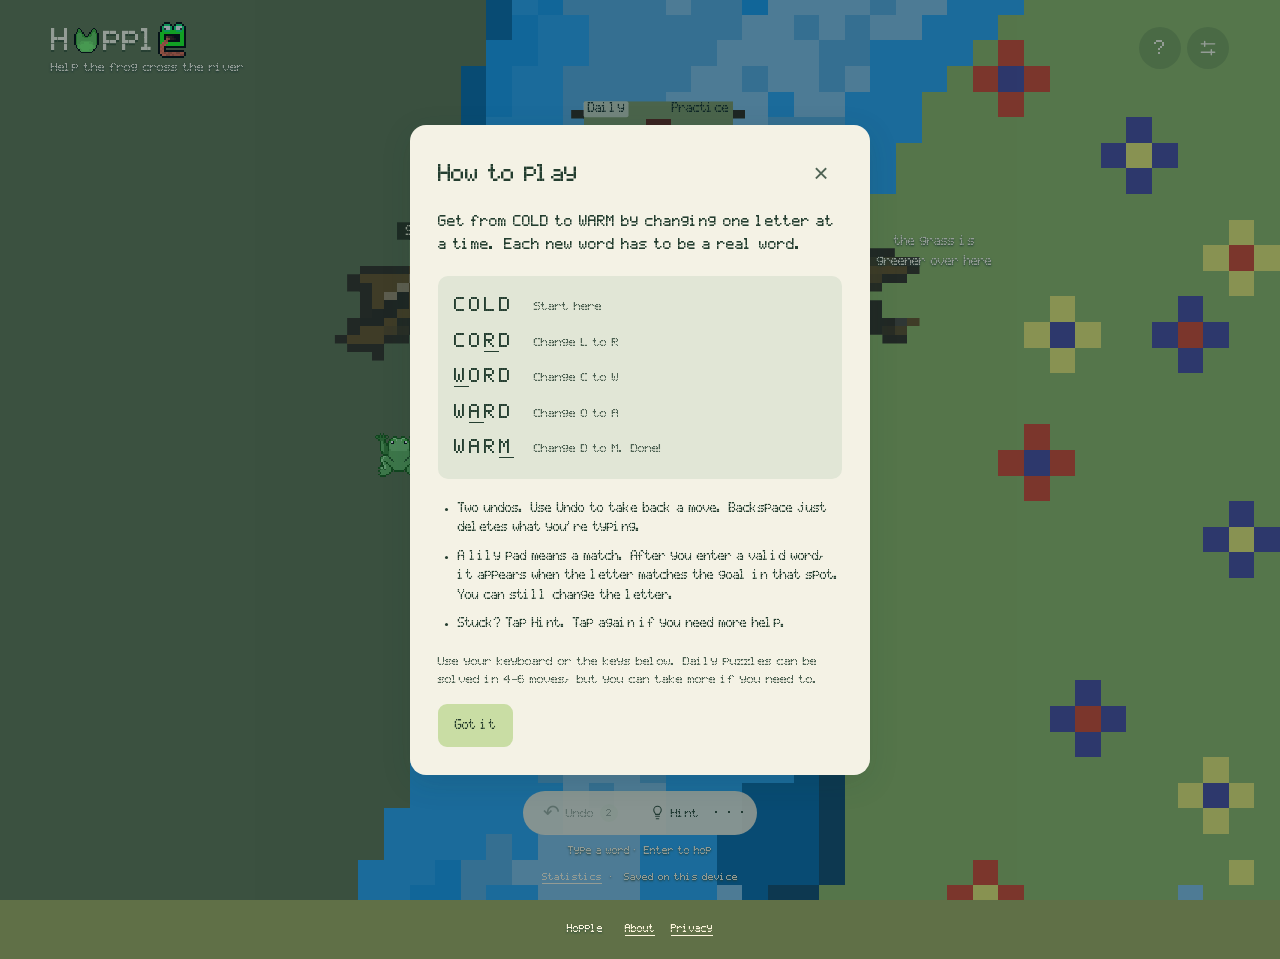
<file: hopple/index.html>
<!doctype html>
<html lang="en" data-theme="light">
<head>
  <meta charset="utf-8">
  <meta name="viewport" content="width=device-width, initial-scale=1, viewport-fit=cover">
  <title>Hopple - The tuff word game</title>
  <meta name="description" content="Connect two four-letter words in a daily word puzzle. Change one letter per move, use real words, and see how few moves you need. You get two undos.">
  <meta name="theme-color" content="#607047">
  <meta property="og:title" content="Hopple — The tuff word game">
  <meta property="og:description" content="Change one letter at a time to get from the start word to the goal. Play today’s puzzle or try Practice.">
  <meta property="og:type" content="website">
  <link rel="icon" href="assets/tab-icon.svg" type="image/svg+xml">
  <link rel="stylesheet" href="styles.css">
  <script src="js/words.js" defer></script>
  <script src="js/solver.js" defer></script>
  <script src="js/river.js" defer></script>
  <script src="js/game.js" defer></script>
  <script src="js/memes.js" defer></script>
  <script src="js/ui.js" defer></script>
  <script async src="https://pagead2.googlesyndication.com/pagead/js/adsbygoogle.js?client=ca-pub-8190389303516623"
     crossorigin="anonymous"></script>
  <meta property="og:image" content="https://hopple.org/assets/logo.png">
  <meta property="og:image:alt" content="Hopple logo">
</head>
<body>
  <a class="skip-link" href="#board-wrapper">Skip to puzzle</a>
  <div class="site-shell">
    <header class="site-header">
      <div class="brand-lockup"><a class="brand" href="./" aria-label="Hopple home"><span class="brand-word" aria-hidden="true">H<span class="brand-pad">o</span>ppl<span class="brand-last">e</span></span></a><p class="brand-tagline">Help the frog cross the river</p></div>
      <nav class="header-actions" aria-label="Help and settings">
        <button id="btn-help" class="icon-btn" aria-label="How to play" title="How to play">?</button>
        <button id="btn-settings" class="icon-btn" aria-label="Settings" title="Settings"><svg viewBox="0 0 24 24" aria-hidden="true"><path d="M4 7h16M4 17h16M8 4v6M16 14v6"/></svg></button>
      </nav>
    </header>
    <div class="page-layout">
      <main id="app-container">
        <div class="puzzle-header">
        <div id="day-notice" class="day-notice" hidden><span>Earlier daily</span><button id="btn-today" class="text-btn">Play today</button></div>
        <section class="goal-card" aria-label="Puzzle goal">
          <div class="goal-art">
        <nav class="mode-tabs" aria-label="Game mode">
          <button id="tab-daily" aria-current="page">Daily</button>
          <button id="tab-practice">Practice</button>
        </nav>

            <div class="word-pill word-start"><span>Start</span><strong id="target-start-word">----</strong></div>
            <div class="word-pill word-goal"><span>End</span><strong id="target-goal-word">----</strong></div>
          </div>
          <div class="goal-bottom-row"><span id="header-mode">Daily puzzle</span><span class="meta-dot" aria-hidden="true">·</span><span id="header-steps">0 moves</span></div>
        </section>
        </div>
        <div id="river-scene" class="river-scene">
          <div id="board-wrapper" tabindex="0" role="region" aria-label="River word path. Type a four-letter word, then press Enter.">
            <div id="ladder-container"></div>
          </div>
          <img id="river-frog" class="river-frog" src="assets/frog.png" width="52" height="52" alt="" aria-hidden="true">
          <button id="btn-replay-crossing" class="replay-crossing" aria-label="Replay the frog crossing" hidden>↻</button>
        </div>
        <div class="controls-dock">
        <section class="action-bar" aria-label="Puzzle actions">
          <button id="btn-undo" class="action-btn" disabled><span aria-hidden="true">↶</span> Undo <span id="undo-count" class="count">2</span></button>
          <button id="btn-hint" class="action-btn"><svg viewBox="0 0 24 24" aria-hidden="true"><path d="M9 18h6m-5 4h4M9 15c0-2-3-3-3-7a6 6 0 0 1 12 0c0 4-3 5-3 7z"/></svg>Hint</button>
          <button id="btn-results" class="action-btn" hidden>Results</button>
          <button id="btn-more" class="icon-btn more-btn" aria-label="More puzzle options" title="More puzzle options">···</button>
        </section>
        <p class="desktop-input-tip">Type a word · Enter to hop</p>
        <div id="keyboard-container" role="group" aria-label="On-screen keyboard"></div>
        <div class="below-game"><button id="btn-stats" class="text-btn">Statistics</button><span aria-hidden="true">·</span><span id="save-status">Saved on this device</span></div>
        </div>
      </main>
      <!-- Reserved inventory; no ad provider or tracking is loaded. Enable with js/ads.js. -->
      <aside id="ad-sidebar" class="ad-slot ad-sidebar" aria-label="Advertisements" hidden><span>Advertisements</span><div class="ad-mount" data-ad-placement="sidebar"></div></aside>
    </div>
    <aside id="ad-bottom" class="ad-slot ad-bottom" aria-label="Advertisements" hidden><span>Advertisements</span><div class="ad-mount" data-ad-placement="bottom"></div></aside>
    <p class="bank-message">the grass is greener over here</p>
    <footer class="site-footer"><span>Hopple</span><nav aria-label="Site information"><button class="text-btn" data-open="modal-about">About</button><button class="text-btn" data-open="modal-privacy">Privacy</button></nav></footer>
  </div>
  <div id="toast-container" role="status" aria-live="polite" aria-atomic="true"></div>
  <p id="move-announcement" class="sr-only" role="status" aria-live="polite"></p>
  <noscript><p class="noscript">Hopple needs JavaScript to play. Enable JavaScript and reload this page.</p></noscript>

  <div id="modal-help" class="modal-overlay"><section class="modal-card" role="dialog" aria-modal="true" aria-labelledby="help-title" tabindex="-1">
    <div class="modal-header"><h2 id="help-title">How to play</h2><button class="modal-close icon-btn" aria-label="Close how to play">×</button></div>
    <p>Get from <strong>COLD</strong> to <strong>WARM</strong> by changing <strong>one letter at a time.</strong> Each new word has to be a real word.</p>
    <div class="example-ladder" aria-label="COLD, CORD, WORD, WARD, WARM. One letter changes each move.">
      <div><code>COLD</code><span>Start here</span></div><div><code>CO<b>R</b>D</code><span>Change L to R</span></div><div><code><b>W</b>ORD</code><span>Change C to W</span></div><div><code>W<b>A</b>RD</code><span>Change O to A</span></div><div><code>WAR<b>M</b></code><span>Change D to M. Done!</span></div>
    </div>
    <ul class="rules"><li><strong>Two undos.</strong> Use Undo to take back a move. Backspace just deletes what you’re typing.</li><li><strong>A lily pad means a match.</strong> After you enter a valid word, it appears when the letter matches the goal in that spot. You can still change the letter.</li><li><strong>Stuck?</strong> Tap Hint. Tap again if you need more help.</li></ul>
    <p class="muted small">Use your keyboard or the keys below. Daily puzzles can be solved in 4–6 moves, but you can take more if you need to.</p>
    <button class="btn-primary modal-close">Got it</button>
  </section></div>

  <div id="modal-settings" class="modal-overlay"><section class="modal-card" role="dialog" aria-modal="true" aria-labelledby="settings-title" tabindex="-1">
    <div class="modal-header"><h2 id="settings-title">Settings</h2><button class="modal-close icon-btn" aria-label="Close settings">×</button></div>
    <label class="setting-row" for="theme-toggle"><span><strong>Dark theme</strong><small>Use a dark background.</small></span><input type="checkbox" id="theme-toggle" role="switch"></label>
    <label class="setting-row" for="sound-toggle"><span><strong>Sound effects</strong><small>Play sounds when you type and finish a puzzle.</small></span><input type="checkbox" id="sound-toggle" role="switch"></label>
    <p class="muted small">Settings and progress are saved in this browser. No account needed.</p>
  </section></div>

  <div id="modal-options" class="modal-overlay"><section class="modal-card" role="dialog" aria-modal="true" aria-labelledby="options-title" tabindex="-1">
    <div class="modal-header"><h2 id="options-title">Puzzle options</h2><button class="modal-close icon-btn" aria-label="Close puzzle options">×</button></div>
    <div class="option-list"><button id="btn-solution" class="btn-secondary">Reveal solution</button><button id="btn-challenge-link" class="btn-secondary">Copy puzzle link</button><button id="btn-new-game" class="btn-secondary">New practice puzzle</button></div>
  </section></div>

  <div id="modal-new-game" class="modal-overlay"><section class="modal-card" role="dialog" aria-modal="true" aria-labelledby="practice-title" tabindex="-1">
    <div class="modal-header"><h2 id="practice-title">Practice</h2><button class="modal-close icon-btn" aria-label="Close practice selection">×</button></div>
    <p>Pick a level, or choose your own words.</p>
    <div class="difficulty-options"><button class="btn-secondary" data-difficulty="easy">Easy<small>4 moves</small></button><button class="btn-secondary" data-difficulty="medium">Medium<small>5 moves</small></button><button class="btn-secondary" data-difficulty="hard">Hard<small>6 moves</small></button></div>
    <p id="practice-note" class="muted small">Starting a new practice puzzle replaces the one you’re playing. Your daily is saved.</p>
    <h3 class="form-title">Challenge a friend</h3>
    <form id="form-custom-puzzle"><div class="form-grid"><label>Start word<input id="input-custom-start" name="start" maxlength="4" minlength="4" pattern="[A-Za-z]{4}" placeholder="COLD" autocomplete="off" autocapitalize="characters" spellcheck="false" required></label><label>Goal word<input id="input-custom-target" name="target" maxlength="4" minlength="4" pattern="[A-Za-z]{4}" placeholder="WARM" autocomplete="off" autocapitalize="characters" spellcheck="false" required></label></div><button class="btn-primary" type="submit">Play these words</button></form>
  </section></div>

  <div id="modal-confirm" class="modal-overlay"><section class="modal-card" role="dialog" aria-modal="true" aria-labelledby="confirm-title" tabindex="-1">
    <div class="modal-header"><h2 id="confirm-title">Show the answer?</h2><button class="modal-close icon-btn" aria-label="Cancel reveal">×</button></div>
    <p>This ends the puzzle and shows a solution. It won’t count as a win or keep your daily streak going.</p>
    <div class="modal-actions"><button class="btn-secondary modal-close">Keep playing</button><button id="btn-confirm-reveal" class="btn-primary">Reveal solution</button></div>
  </section></div>

  <div id="modal-solution" class="modal-overlay"><section class="modal-card" role="dialog" aria-modal="true" aria-labelledby="solution-title" tabindex="-1">
    <div class="modal-header"><h2 id="solution-title">Shortest solution</h2><button class="modal-close icon-btn" aria-label="Close solution">×</button></div>
    <p>There may be other routes with the same number of moves.</p><div id="solution-path-list" class="solution-list"></div>
    <button class="btn-secondary modal-close">Back to puzzle</button>
  </section></div>

  <div id="modal-win" class="modal-overlay"><section class="modal-card" role="dialog" aria-modal="true" aria-labelledby="win-title" tabindex="-1">
    <div class="modal-header"><span class="eyebrow">ACROSS THE RIVER</span><button class="modal-close icon-btn" aria-label="Close results">×</button></div>
    <h2 id="win-title" class="result-title">Nice!</h2><p id="win-badge" class="result-subtitle"></p>
    <figure id="win-meme" class="win-meme" role="img" hidden><img id="win-meme-image" alt="" aria-hidden="true"><figcaption aria-hidden="true"><span id="win-meme-top"></span><span id="win-meme-bottom"></span></figcaption></figure>
    <div id="win-steps-info" class="result-grid"></div><p id="win-assistance" class="muted small"></p><p id="next-daily" class="muted small"></p>
    <div class="modal-actions"><button id="btn-win-share" class="btn-primary">Share result</button><button id="btn-win-next" class="btn-secondary">Play practice</button></div>
    <aside id="ad-results" class="ad-slot ad-results" aria-label="Advertisements" hidden><span>Advertisements</span><div class="ad-mount" data-ad-placement="results"></div></aside>
  </section></div>

  <div id="modal-stats" class="modal-overlay"><section class="modal-card" role="dialog" aria-modal="true" aria-labelledby="stats-title" tabindex="-1">
    <div class="modal-header"><h2 id="stats-title">Your stats</h2><button class="modal-close icon-btn" aria-label="Close statistics">×</button></div>
    <div class="stats-tabs" role="group" aria-label="Statistics mode"><button id="stats-daily" class="btn-secondary" aria-pressed="true">Daily</button><button id="stats-practice" class="btn-secondary" aria-pressed="false">Practice</button></div>
    <div class="stats-grid"><div><strong id="stat-completed">0</strong><span>Finished</span></div><div><strong id="stat-solved">0</strong><span>Solved</span></div><div><strong id="stat-streak">0</strong><span id="streak-label">Day streak</span></div><div><strong id="stat-perfect">0</strong><span>Perfect</span></div></div>
    <h3>Extra moves</h3><div id="stats-distribution" class="dist-container"></div>
    <p class="muted small">Perfect means a shortest route without hints. Undos are allowed. Revealed attempts count as finished, not solved. Custom challenges are excluded.</p><p class="muted small">Statistics belong to this browser. Clearing site data removes them.</p>
  </section></div>

  <div id="modal-about" class="modal-overlay"><section class="modal-card" role="dialog" aria-modal="true" aria-labelledby="about-title" tabindex="-1"><div class="modal-header"><h2 id="about-title">About Hopple</h2><button class="modal-close icon-btn" aria-label="Close about">×</button></div><p>Change one letter per move to get from the start word to the goal. Matching letters get lily pads. The frog follows your latest word along the left bank. Solve it and it hops across.</p><p>Daily puzzles have a shortest solution of 4–6 moves. There’s a new one at 00:00 UTC. For more puzzles, try Practice.</p><p class="muted small">The included dictionary is a limited word list; some English words aren’t accepted. Puzzle difficulty is based on shortest route length, not vocabulary familiarity.</p></section></div>
  <div id="modal-privacy" class="modal-overlay"><section class="modal-card" role="dialog" aria-modal="true" aria-labelledby="privacy-title" tabindex="-1"><div class="modal-header"><h2 id="privacy-title">Privacy</h2><button class="modal-close icon-btn" aria-label="Close privacy">×</button></div><p>This version saves puzzle progress, results, and preferences in your browser’s local storage. There are no accounts, analytics scripts, or advertising scripts included in this version.</p><p>Sharing uses your device’s share options or clipboard. Custom puzzle links contain the two words you selected.</p><p class="muted small">Your hosting provider may process ordinary connection data, such as IP addresses and request logs. Deleting this site’s browser data removes saved games and settings.</p></section></div>
  <script src="js/ads.js" defer></script>
</body>
</html>
</file>
<file: hopple/styles.css>
@font-face {
  font-family:"Hopple Pixel";
  src:url("assets/hopple-pixel.woff") format("woff");
  font-weight:400;
  font-style:normal;
  font-display:swap;
}
/* Hopple: a river, a log, four stepping stones. */
:root {
  --pixel-font:"Hopple Pixel",ui-monospace,"Courier New",monospace;
  color-scheme:light;
  --ink:#243e30; --muted:#4e6253; --surface:#f4f2e5; --soft:#e1e6d6;
  --line:#b6c3ab; --accent:#c9dda4; --accent-ink:#315538; --on-accent:#233a2a;
  --scene-tint:transparent; --bank-text:#fff7df; --shadow:0 8px 30px #163b2c24;
  font-family:ui-sans-serif,-apple-system,BlinkMacSystemFont,"Segoe UI",sans-serif;
}
[data-theme=dark] {
  color-scheme:dark;
  --ink:#f2f4e6; --muted:#cbd5c6; --surface:#243e36; --soft:#345347;
  --line:#698371; --accent:#c9dda4; --accent-ink:#d4e6b3; --on-accent:#233a2a;
  --scene-tint:#081e358c; --shadow:0 8px 30px #001a2666;
}
* { box-sizing:border-box; }
body { margin:0; isolation:isolate; color:var(--ink); background:#607047; font-size:15px; line-height:1.5; }
body::before {
  content:""; position:fixed; inset:0; bottom:auto; height:var(--viewport-height,100dvh); z-index:-1; pointer-events:none;
  background:linear-gradient(var(--scene-tint),var(--scene-tint)),url("assets/river-background.png") center / cover no-repeat;
  image-rendering:pixelated;
}
button,input { font:inherit; }
button,a,input { -webkit-tap-highlight-color:transparent; }
button { cursor:pointer; color:inherit; }
button:disabled { cursor:default; opacity:.4; }
[hidden] { display:none!important; }
a { color:inherit; }
button:focus-visible,a:focus-visible,input:focus-visible,[tabindex]:focus-visible { outline:3px solid var(--accent-ink); outline-offset:4px; }
svg { width:20px; height:20px; fill:none; stroke:currentColor; stroke-width:1.7; stroke-linecap:round; stroke-linejoin:round; }
h2,h3,p { margin:0 0 16px; }
h2 { font-size:24px; line-height:1.2; letter-spacing:-.6px; }
h3 { font-size:14px; }
strong { font-weight:650; }
.site-shell { width:100%; }
.site-header { height:76px; padding:12px clamp(18px,4vw,64px); display:flex; align-items:center; justify-content:space-between; }
.brand { display:flex; gap:9px; align-items:center; text-decoration:none; font:400 32px/1 var(--pixel-font); color:var(--bank-text); text-shadow:0 2px 0 #3b512f; }
.header-actions { display:flex; gap:6px; }
.icon-btn { display:inline-flex; justify-content:center; align-items:center; width:42px; height:42px; border:0; border-radius:50%; background:transparent; font-weight:600; font-size:20px; }
.header-actions .icon-btn { color:var(--bank-text); background:#284b3033; }
.icon-btn:hover { background:#284b3026; }
.page-layout { position:relative; }
#app-container { height:calc(100svh - 76px); min-height:570px; display:flex; flex-direction:column; }
.puzzle-header { flex-shrink:0; width:min(680px,88%); align-self:center; }
.day-notice { padding:8px 12px; margin:0 auto 8px; max-width:440px; border-radius:8px; background:var(--surface); font-size:12px; text-align:center; }
.river-scene { flex:1 1 auto; min-height:130px; position:relative; isolation:isolate; margin-top:10px; overflow:hidden; }
#board-wrapper { height:100%; overflow-y:auto; overflow-x:hidden; overscroll-behavior:contain; padding:18px 0 34px; scrollbar-width:thin; scrollbar-color:#f5eed866 transparent; }
#board-wrapper:focus-visible { outline-offset:-4px; }
#ladder-container { width:100%; display:flex; flex-direction:column; gap:clamp(14px,2.3svh,25px); }
.word-row { position:relative; display:grid; grid-template-columns:repeat(4,minmax(0,1fr)); align-items:center; justify-items:center; width:44%; margin-left:30%; gap:clamp(3px,1vw,18px); height:clamp(54px,7.5svh,76px); flex-shrink:0; }
.tile { position:relative; display:grid; place-items:center; width:min(100%,76px); height:100%; border:0; padding:0 0 4px; background:url("assets/rock.svg") center / 100% 100% no-repeat; color:#243b31; font:400 clamp(22px,2.5vw,30px)/1 var(--pixel-font); image-rendering:pixelated; }
/* The entire supplied pad, including its side border, fits inside this tile. */
.tile-match-target { background-image:url("assets/lily-pad.png"); background-size:160% 160%; background-position:50% 80%; padding:16px 0 0; color:#183a24; }
.tile-changed::after { content:""; position:absolute; bottom:20%; width:10px; height:2px; background:currentColor; opacity:.55; }
.tile-input { opacity:.78; }
.tile-input:not(:empty) { opacity:1; }
.tile-focus { filter:drop-shadow(0 0 2px #fff6cb) drop-shadow(0 0 2px #fff6cb); opacity:1; }
.row-badge { position:absolute; right:calc(100% + 8px); bottom:0; color:#fff7df; text-shadow:0 1px 2px #294b39; font:600 10px/1.2 ui-monospace,"Courier New",monospace; }
.row-current .row-badge { visibility:hidden; }
.river-frog { position:absolute; width:52px; height:52px; left:0; top:0; z-index:5; pointer-events:none; image-rendering:pixelated; transform-origin:center 80%; will-change:transform; }
.river-frog.frog-following { left:-70px; top:calc(50% - 26px); bottom:auto; width:52px; height:52px; transform:none; }
.replay-crossing { position:absolute; right:20px; top:4px; z-index:6; width:34px; height:34px; border:0; border-radius:50%; background:#f5eed8; color:#334832; font-size:22px; }
.is-crossing .replay-crossing { visibility:hidden; }
.hop-ripple { position:absolute; z-index:4; width:23px; height:9px; margin-left:-11px; margin-top:-4px; border:2px solid #eef9dd; border-radius:50%; pointer-events:none; animation:waterRipple .48s ease-out forwards; }
@keyframes waterRipple { from { opacity:.85; transform:scale(.6); } to { opacity:0; transform:scale(2.4); } }
.controls-dock { flex-shrink:0; display:flex; flex-direction:column; align-items:center; gap:8px; padding:8px 14px max(12px,env(safe-area-inset-bottom)); }
.action-bar { display:flex; align-items:center; justify-content:center; gap:4px; background:#f5eed8eb; color:#334832; border-radius:24px; padding:3px 6px; }
.action-btn { height:38px; display:inline-flex; align-items:center; justify-content:center; gap:6px; padding:0 14px; background:transparent; border:0; border-radius:20px; font-size:12px; font-weight:600; }
.action-btn:hover:enabled,.action-bar .icon-btn:hover { background:#dbe4c7; }
.action-btn svg { width:15px; height:15px; }
.action-btn>span:first-child:not(.count) { font-size:20px; }
.count { font-size:10px; background:#dbe4c7; min-width:18px; line-height:18px; text-align:center; border-radius:50%; }
.more-btn { width:34px; height:38px; letter-spacing:1px; }
#keyboard-container { display:none; }
.desktop-input-tip { margin:0; color:#fff7df; text-shadow:0 1px 2px #294b39; font-size:11px; }
.below-game { display:flex; justify-content:center; align-items:center; gap:8px; font-size:10px; color:#fff7df; text-shadow:0 1px 2px #294b39; }
.text-btn { padding:3px 0; border:0; background:transparent; font-size:inherit; color:inherit; text-decoration:underline; text-underline-offset:3px; }
.site-footer { display:flex; justify-content:center; align-items:center; gap:22px; padding:18px; color:#fff7df; text-shadow:0 1px 2px #294b39; font-size:11px; }
.site-footer nav { display:flex; gap:16px; }
/* Dialogs stay conventional and quiet; only the play area uses scenery. */
.modal-overlay { position:fixed; inset:0; z-index:100; display:none; align-items:center; justify-content:center; background:#0d293771; padding:24px; overflow-y:auto; }
.modal-overlay.active { display:flex; }
.modal-card { width:100%; max-width:460px; max-height:calc(100dvh - 48px); overflow-y:auto; border-radius:16px; padding:28px; background:var(--surface); box-shadow:var(--shadow); }
.modal-card:focus { outline:none; }
.modal-header { display:flex; align-items:center; justify-content:space-between; gap:12px; margin-bottom:16px; }
.modal-header h2 { margin:0; }
.modal-close.icon-btn { flex-shrink:0; font-size:26px; color:var(--muted); }
.btn-primary,.btn-secondary { display:inline-flex; align-items:center; justify-content:center; border:1px solid var(--line); border-radius:9px; padding:11px 16px; font-size:13px; font-weight:600; }
.btn-primary { background:var(--accent); color:var(--on-accent); border-color:transparent; }
.btn-secondary { background:var(--soft); color:var(--ink); }
.btn-primary:hover,.btn-secondary:hover { filter:brightness(.96); }
.modal-actions { display:flex; gap:10px; }
.modal-actions>* { flex:1; }
.muted { color:var(--muted); }
.small { font-size:12px; }
.example-ladder { display:grid; gap:7px; margin:20px 0; padding:16px; background:var(--soft); border-radius:10px; }
.example-ladder>div { display:flex; align-items:center; gap:20px; }
.example-ladder code { letter-spacing:3px; font-size:19px; }
.example-ladder b { text-decoration:underline; text-underline-offset:4px; }
.example-ladder span { color:var(--muted); font-size:12px; }
.rules { padding-left:20px; margin:18px 0; font-size:13px; }
.rules li { margin-bottom:9px; }
.setting-row { display:flex; justify-content:space-between; align-items:center; gap:20px; padding:16px 0; border-bottom:1px solid var(--line); }
.setting-row span { display:flex; flex-direction:column; }
.setting-row strong { font-size:14px; }
.setting-row small { margin-top:4px; color:var(--muted); font-size:12px; }
.setting-row input { width:21px; height:21px; accent-color:#61834e; }
.setting-row+p { margin-top:20px; }
.option-list { display:grid; gap:10px; }
.difficulty-options { display:grid; grid-template-columns:repeat(3,minmax(0,1fr)); gap:9px; margin:20px 0 12px; }
.difficulty-options button { flex-direction:column; }
.difficulty-options small { font-weight:400; color:var(--muted); margin-top:4px; }
.form-title { margin-top:24px; }
.form-grid { display:grid; grid-template-columns:1fr 1fr; gap:12px; margin:12px 0 16px; }
.form-grid label { display:flex; flex-direction:column; font-size:12px; gap:7px; }
.form-grid input { width:100%; min-width:0; padding:10px; border:1px solid var(--line); border-radius:7px; background:var(--surface); color:var(--ink); text-transform:uppercase; font-family:ui-monospace,monospace; font-size:20px; }
.eyebrow { font-size:10px; letter-spacing:2px; color:var(--muted); }
.result-title { font-size:38px; margin:5px 0 8px; }
.result-subtitle { color:var(--muted); }
.result-grid,.stats-grid { display:grid; grid-template-columns:repeat(4,1fr); gap:8px; margin:22px 0; }
.result-grid>div,.stats-grid>div { display:flex; flex-direction:column; align-items:center; text-align:center; }
.result-grid strong,.stats-grid strong { font-size:28px; }
.result-grid span,.stats-grid span { color:var(--muted); font-size:10px; }
.stats-tabs { display:flex; gap:6px; }
.stats-tabs button[aria-pressed=true] { background:var(--accent); color:var(--on-accent); }
.dist-container { display:grid; gap:9px; margin-bottom:20px; }
.dist-row { display:flex; align-items:center; gap:10px; font-size:11px; }
.dist-label { width:90px; color:var(--muted); }
.dist-bar-track { position:relative; flex:1; height:22px; background:var(--soft); border-radius:4px; }
.dist-bar-fill { height:100%; background:var(--accent); border-radius:4px; }
.dist-count { position:absolute; right:6px; top:2px; background:var(--surface); padding:0 4px; border-radius:3px; font-size:10px; }
.solution-list { display:grid; gap:8px; margin:20px 0; }
.solution-step-row { display:flex; align-items:center; gap:12px; }
.sol-num { width:45px; font-size:10px; color:var(--muted); }
.sol-tiles { display:flex; gap:5px; }
.sol-tile { display:grid; place-items:center; width:40px; height:40px; border-radius:7px; background:var(--soft); font:600 18px ui-monospace,monospace; }
.sol-changed { text-decoration:underline; text-underline-offset:6px; }
.ad-slot { color:var(--muted); background:var(--surface); font-size:9px; text-align:center; padding:10px; border-radius:8px; }
.ad-slot>span { display:block; margin-bottom:8px; text-transform:uppercase; letter-spacing:1px; }
.ad-sidebar { position:absolute; right:24px; top:200px; width:300px; min-height:280px; }
.ad-sidebar .ad-mount,.ad-results .ad-mount { min-height:250px; }
.ad-bottom { width:min(728px,calc(100% - 24px)); margin:30px auto; min-height:125px; }
.ad-bottom .ad-mount { min-height:90px; }
.ad-results { margin-top:28px; }
#toast-container { position:fixed; z-index:200; left:50%; bottom:24px; transform:translateX(-50%); width:max-content; max-width:calc(100% - 32px); pointer-events:none; }
.toast { background:var(--surface); color:var(--ink); border-radius:12px; padding:13px 20px; box-shadow:var(--shadow); text-align:center; font-size:13px; max-width:420px; }
.sr-only { position:absolute; width:1px; height:1px; padding:0; margin:-1px; overflow:hidden; clip:rect(0,0,0,0); white-space:nowrap; border:0; }
.skip-link { position:fixed; z-index:300; top:-80px; left:16px; background:var(--surface); padding:12px; }
.skip-link:focus { top:10px; }
.noscript { padding:20px; background:var(--surface); }
.hint-glow { outline:2px dashed #fff2ab; outline-offset:2px; }
.shake { animation:shake .3s; }
@keyframes shake { 25%,75% { transform:translateX(-4px); } 50% { transform:translateX(4px); } }
@media(max-width:1100px) { .ad-sidebar { display:none!important; } }
@media(min-width:1101px) { .site-shell.ads-enabled .ad-bottom { display:none!important; } }
@media(max-width:700px) {
  /* Preserve visible grass on both sides instead of cropping it away on phones. */
  body::before { background-size:100% 100%; }
  .site-header { height:62px; padding:8px 16px; }
  .brand { font-size:23px; gap:6px; }
  .header-actions .icon-btn { width:36px; height:36px; }
  #app-container { height:calc(100svh - 62px); min-height:560px; }
  .puzzle-header { width:90%; }
  .river-scene { margin-top:3px; }
  .word-row { height:52px; gap:2px; }
  .tile { font-size:23px; }
  .tile-match-target { padding-top:10px; }
  .river-frog,.river-frog.frog-following { width:38px; height:38px; }
  .river-frog.frog-following { left:-44px; top:calc(50% - 19px); }
  .row-badge { font-size:8px; right:calc(100% + 4px); }
  .controls-dock { gap:7px; padding:6px 10px max(10px,env(safe-area-inset-bottom)); }
  .desktop-input-tip { display:none; }
  #keyboard-container { display:flex; flex-direction:column; gap:5px; width:min(430px,100%); }
  .keyboard-row { display:flex; justify-content:center; gap:4px; }
  .key-btn { flex:1; min-width:0; height:42px; border:0; border-radius:5px; padding:0; background:#f0eedceF; color:#334832; font-size:13px; font-weight:600; touch-action:manipulation; box-shadow:0 2px 0 #294b3940; }
  .key-btn:active { background:#d2dfba; }
  .key-wide { flex:1.5; font-size:9px; }
  .key-btn[data-key="ENTER"] { background:#c9dda4; }
  .key-btn svg { width:20px; }
  .below-game { font-size:9px; }
  .site-footer { padding:14px; }
  .modal-overlay { padding:14px; }
  .modal-card { max-height:calc(100dvh - 28px); padding:22px; }
}
@media(max-width:359px) {
  .tile { font-size:21px; }
  .key-btn { height:39px; font-size:12px; }
  .key-wide { font-size:8px; }
  .modal-card { padding:18px; }
}
@media(max-height:690px) and (max-width:700px) {
  #app-container { min-height:525px; }
  .word-row { height:46px; }
  #ladder-container { gap:10px; }
  .key-btn { height:36px; }
}
@media(prefers-reduced-motion:reduce) {
  *,*::before,*::after { animation:none!important; transition:none!important; scroll-behavior:auto!important; }
  .hop-ripple { display:none; }
  .river-frog { will-change:auto; }
}

/* The lily pad replaces the o rather than sitting beside the wordmark. */
.brand-word { display:inline-flex; align-items:center; gap:2px; font-synthesis:none; }
.brand-pad { width:27px; height:27px; display:inline-block; color:transparent; text-shadow:none; background:url("assets/lily-pad.png") 50% 80% / 160% 160% no-repeat; image-rendering:pixelated; margin:0 1px; }
.tile,.word-pill strong { font-synthesis:none; }
/* Both rows sit within the flat center of the wood, away from the lower edge. */
@media(max-width:700px) {
  .brand { font-size:28px; }
  .brand-pad { width:24px; height:24px; }
  .action-btn { font-size:14px; }
  .key-btn { font-size:16px; }
  .key-wide { font-size:11px; }
}


/* Mobile layout: wider water, square stepping stones and a compact header. */
@media(max-width:700px) {
  body::before { background-size:150% 100%; }
  .site-header { height:54px; padding:6px 14px; }
  .brand { font-size:26px; }
  .brand-pad { width:23px; height:23px; }
  #app-container { height:calc(var(--viewport-height,100dvh) - 54px); min-height:480px; }
  .puzzle-header { width:calc(100% - 24px); transform:none; }
  .day-notice { display:flex; flex-wrap:wrap; justify-content:center; align-items:center; gap:4px 10px; width:max-content; max-width:100%; padding:3px 10px; margin:0 auto 4px; background:#203d365c; color:#fff7df; font-size:11px; line-height:18px; }
  .day-notice .text-btn { padding:0; font-weight:600; }
  .river-scene { min-height:120px; margin-top:0; }
  #board-wrapper { padding-top:10px; padding-bottom:20px; }
  #ladder-container { gap:14px; }
  .word-row { height:54px; gap:3px; }
  .tile { width:min(100%,52px); height:auto; aspect-ratio:1; font-size:25px; padding-bottom:3px; }
  .tile-match-target { padding:14px 0 0; line-height:.7; }
  .tile-focus { filter:none; }
  .tile-focus::before { content:""; position:absolute; bottom:1px; height:2px; width:16px; background:#fff2bd; }
  .tile-input { opacity:.7; }
  .tile-input:not(:empty),.tile-focus { opacity:1; }
  .row-badge { right:calc(100% + 7px); bottom:4px; }
  .controls-dock { gap:6px; padding:5px 8px max(8px,env(safe-area-inset-bottom)); }
  .action-bar { padding:1px 5px; }
  .action-btn { height:36px; padding:0 11px; font-size:14px; }
  #keyboard-container { gap:5px; }
  .keyboard-row { gap:4px; }
  .key-btn { height:44px; font-size:17px; }
  .key-wide { font-size:11px; }
  .below-game { font-size:10px; gap:8px; }
}
@media(max-width:359px) {
  .tile { font-size:23px; }
  .word-row { height:50px; }

  .key-btn { height:42px; }
}
@media(max-height:600px) and (max-width:700px) {
  #ladder-container { gap:10px; }
}

/* User-drawn split log: one clear word on each piece of wood. */
.tile:not(.tile-match-target) { color:#19281f; text-shadow:0 1px 0 #ffffffa6; }
/* The final e is the user-drawn outlined character. */
.brand-last { position:relative; display:inline-block; }


@media(max-width:359px) { .word-pill strong { font-size:24px; letter-spacing:1px; } }


/* User-drawn outlined e in the header; separate icon for the browser tab. */
.brand-last { width:25px; height:32px; background:url("assets/logo-e.svg") center / contain no-repeat; color:transparent; text-shadow:none; transform:translateY(-2px); }
/* Match the rising left log and falling right log, keeping the text outlined. */
@media(max-width:700px) {
  .brand-last { width:21px; height:27px; }
}

/* Artwork coordinates match log.svg's viewBox: -12 48 964 624.
   Labels and words have separate anchors, so labels never rotate with the wood. */
.puzzle-header { width:min(600px,88%); }
.goal-card { position:relative; isolation:isolate; display:flex; flex-direction:column; align-items:stretch; gap:5px; height:auto; padding:0; background:none; }
.goal-card::before { content:none; }
.goal-art { position:relative; width:100%; height:270px; flex-shrink:0; background:url("assets/log.svg") center / 100% 100% no-repeat; image-rendering:pixelated; }
.word-pill { display:contents; transform:none; }
.word-pill>span { position:absolute; display:grid; place-items:center; margin:0; padding:0; transform:translate(-50%,-50%); color:#fff6d5; font-size:14px; font-weight:650; line-height:1; letter-spacing:0; text-transform:none; text-shadow:none; }
.word-start>span { left:16.80498%; top:50%; width:10.37344%; height:6.41026%; }
.word-goal>span { left:78.0083%; top:40.38462%; width:8.29876%; height:6.41026%; }
.word-pill strong { position:absolute; display:block; width:max-content; margin:0; padding:0; color:#fff6d5; font:400 34px/1 var(--pixel-font); font-synthesis:none; letter-spacing:1px; text-shadow:none; transform-origin:center; }
.word-start strong { left:29.25311%; top:66.02564%; transform:translate(-50%,-50%) rotate(-9deg); }
.word-goal strong { left:75.41494%; top:66.02564%; transform:translate(-50%,-50%) rotate(9deg); }
.mode-tabs { position:absolute; display:flex; align-items:center; justify-content:center; left:55.18672%; top:6.73077%; transform:translate(-50%,-50%); width:24.89627%; height:9.61538%; gap:2px; margin:0; padding:0 3px; background:none; }
.mode-tabs button { flex:0 0 auto; min-width:0; border:0; border-radius:2px; padding:3px 4px; color:#15291e; background:transparent; font-family:ui-sans-serif,-apple-system,BlinkMacSystemFont,"Segoe UI",sans-serif; font-size:13px; font-weight:650; line-height:18px; white-space:nowrap; box-shadow:none; }
.mode-tabs button[aria-current=page] { color:#15291e; background:#ffffff8c; box-shadow:none; }
.mode-tabs button:hover { background:#ffffff40; }
.mode-tabs button[aria-current=page]:hover { background:#ffffffa6; }
.goal-bottom-row { display:flex; justify-content:center; align-items:center; gap:8px; align-self:center; margin:0; padding:0 10px; border-radius:4px; color:#fff7df; background:#193f35ed; font-size:12px; line-height:21px; font-weight:600; white-space:nowrap; }
@media(max-width:700px) {
  .puzzle-header { width:calc(100% - 24px); }
  .goal-art { height:202px; }
  .word-pill>span { font-size:11px; }
  .word-pill strong { font-size:26px; letter-spacing:.7px; }
  .mode-tabs { padding:0 1px; gap:1px; }
  .mode-tabs button { font-size:12px; line-height:14px; padding:2px 1px; }
  .goal-bottom-row { font-size:11px; line-height:20px; }
}
@media(max-width:359px) {
  .goal-art { height:188px; }
  .word-pill>span { font-size:10px; }
  .word-pill strong { font-size:23px; letter-spacing:.5px; }
  .mode-tabs button { font-size:10.5px; }
}
@media(max-height:600px) and (max-width:700px) { .goal-art { height:188px; } }

/* Small wordmark adjustment and warmer, more generous lettering on the wood. */
.brand-last { margin-left:-4px; transform:translateY(-2px) rotate(-8deg); transform-origin:center 75%; }
.word-pill strong { font-size:38px; letter-spacing:2.2px; color:#f1dda8; text-shadow:0 1px 0 #4c3516; }
.mode-tabs { justify-content:space-between; gap:0; padding:0; }
@media(max-width:700px) {
  .brand-last { margin-left:-3px; }
  .word-pill strong { font-size:28px; letter-spacing:1.3px; }
  .mode-tabs button { font-size:11px; }
}
@media(max-width:359px) {
  .word-pill strong { font-size:24px; letter-spacing:1px; }
  .mode-tabs button { font-size:10px; }
}
/* Captions remain live text: crisp at any screen size and readable by assistive tech. */
.win-meme { position:relative; width:min(100%,32dvh,280px); aspect-ratio:270/380; margin:12px auto 16px; background:#4b5137; overflow:hidden; border-radius:5px; }
.win-meme img { display:block; width:100%; height:100%; object-fit:cover; }
.win-meme figcaption { position:absolute; inset:0; display:flex; flex-direction:column; justify-content:space-between; padding:9px 7px; pointer-events:none; }
.win-meme figcaption span { display:block; color:white; text-align:center; text-transform:uppercase; font-family:Impact,"Arial Narrow",ui-sans-serif,sans-serif; font-size:clamp(16px,2.7vw,23px); font-weight:900; line-height:1.08; letter-spacing:.15px; -webkit-text-stroke:1px #111; paint-order:stroke fill; text-shadow:1px 1px 0 #111,-1px 1px 0 #111,1px -1px 0 #111,-1px -1px 0 #111; }
.win-meme.is-reference { width:min(100%,40dvh,300px); aspect-ratio:1; }
#modal-win .result-title { font-size:30px; }
#modal-win .result-subtitle { margin-bottom:8px; font-size:12px; }
#modal-win .result-grid { margin:12px 0; }
#modal-win .modal-header { margin-bottom:8px; }
@media(max-width:700px) { .win-meme figcaption span { font-size:17px; } }
/* Keep selection highlights in the top of the green patch, above the red mouth. */
.mode-tabs { top:5.1282%; height:6.41026%; }
.mode-tabs button { line-height:16px; padding-top:0; padding-bottom:0; }
@media(max-width:700px) { .mode-tabs button { line-height:12px; padding:0 1px; } }

/* Keep the artist's e on an integer pixel grid: scaling only, no rotation. */
.site-header { height:96px; }
#app-container { height:calc(var(--viewport-height,100svh) - 96px); }
.brand-lockup { display:flex; flex-direction:column; align-items:flex-start; gap:2px; }
.brand-last { width:28px; height:36px; transform:none; top:0; image-rendering:pixelated; }
.brand-tagline { margin:0; color:#fff7df; font:400 12px/14px ui-sans-serif,-apple-system,BlinkMacSystemFont,"Segoe UI",sans-serif; text-shadow:0 1px 2px #203b2e; }
/* Fine letter edges instead of the earlier thick shadows. */
.word-pill strong { -webkit-text-stroke:.6px #000; paint-order:stroke fill; text-shadow:none; }
.word-start strong { top:67.8%; font-size:42px; }
.word-goal strong { font-size:40px; }
.bank-message { position:fixed; top:max(110px,calc(50% - max(17vw,17dvh))); left:calc(50% + max(18vw,18dvh)); right:auto; width:clamp(90px,10vw,140px); max-width:none; margin:0; z-index:0; pointer-events:none; color:#fff7df; text-align:center; font:400 13px/1.5 ui-sans-serif,-apple-system,BlinkMacSystemFont,"Segoe UI",sans-serif; text-shadow:0 1px 2px #233c2a; }
.ads-enabled .bank-message { display:none; }
.win-meme figcaption { background:linear-gradient(to bottom,#00000038,transparent 30%,transparent 70%,#00000038); }
.win-meme figcaption span { font-family:"Helvetica Neue",Arial,sans-serif; font-size:clamp(16px,2.5vw,21px); font-weight:500; line-height:1.15; letter-spacing:.15px; -webkit-text-stroke:.25px #111; text-shadow:0 1px 2px #0009; text-wrap:balance; }
@media(max-width:700px) {
  .site-header { height:78px; }
  #app-container { height:calc(var(--viewport-height,100dvh) - 78px); }
  .brand-last { width:28px; height:36px; transform:none; }
  .brand-tagline { font-size:11px; }
  .word-start strong { font-size:31px; }
  .word-goal strong { font-size:29px; }
  .bank-message { display:none; }
  .win-meme figcaption span { font-size:16px; }
}
@media(max-width:359px) {
  .word-start strong { font-size:26px; }
  .word-goal strong { font-size:25px; }
}

/* Use the bundled pixel face consistently, including controls and notices. */
body,
body *,
body *::before,
body *::after {
  font-family:var(--pixel-font) !important;
  font-weight:400 !important;
  font-synthesis:none;
}
</file>
